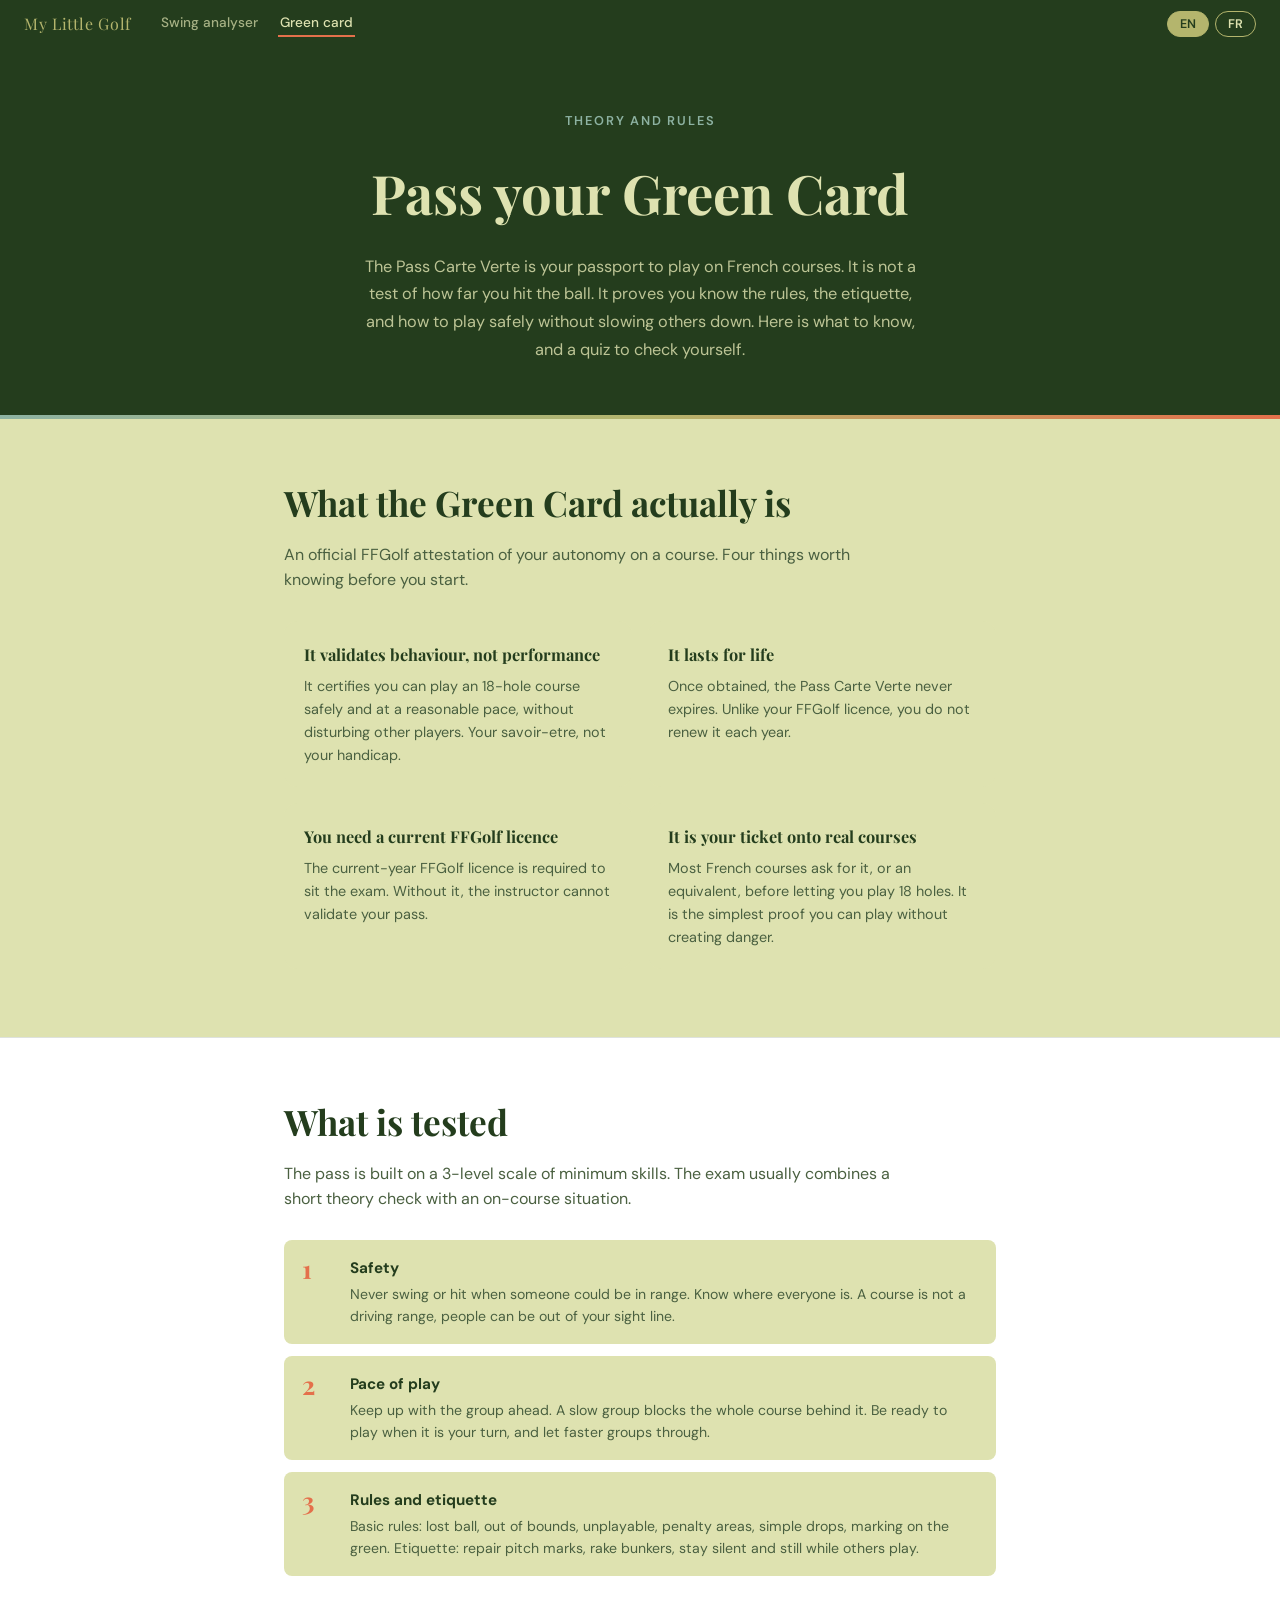
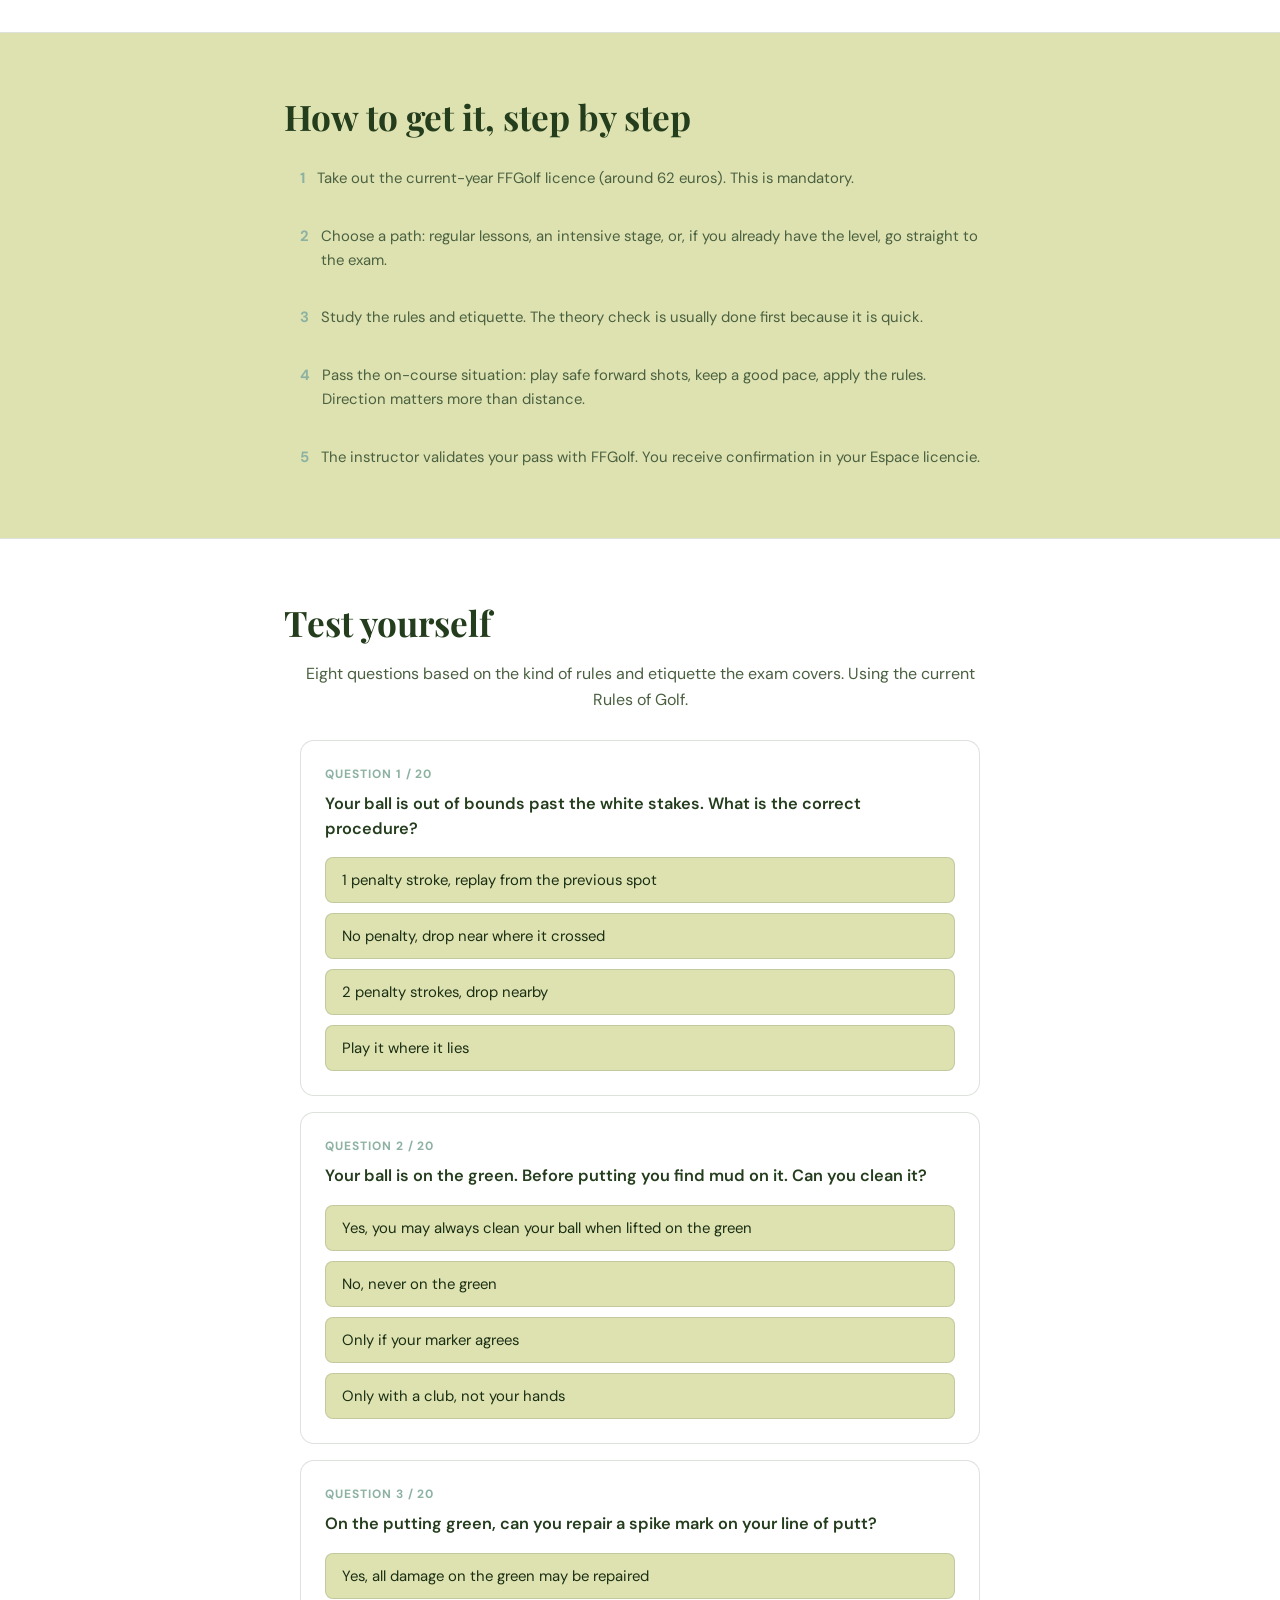
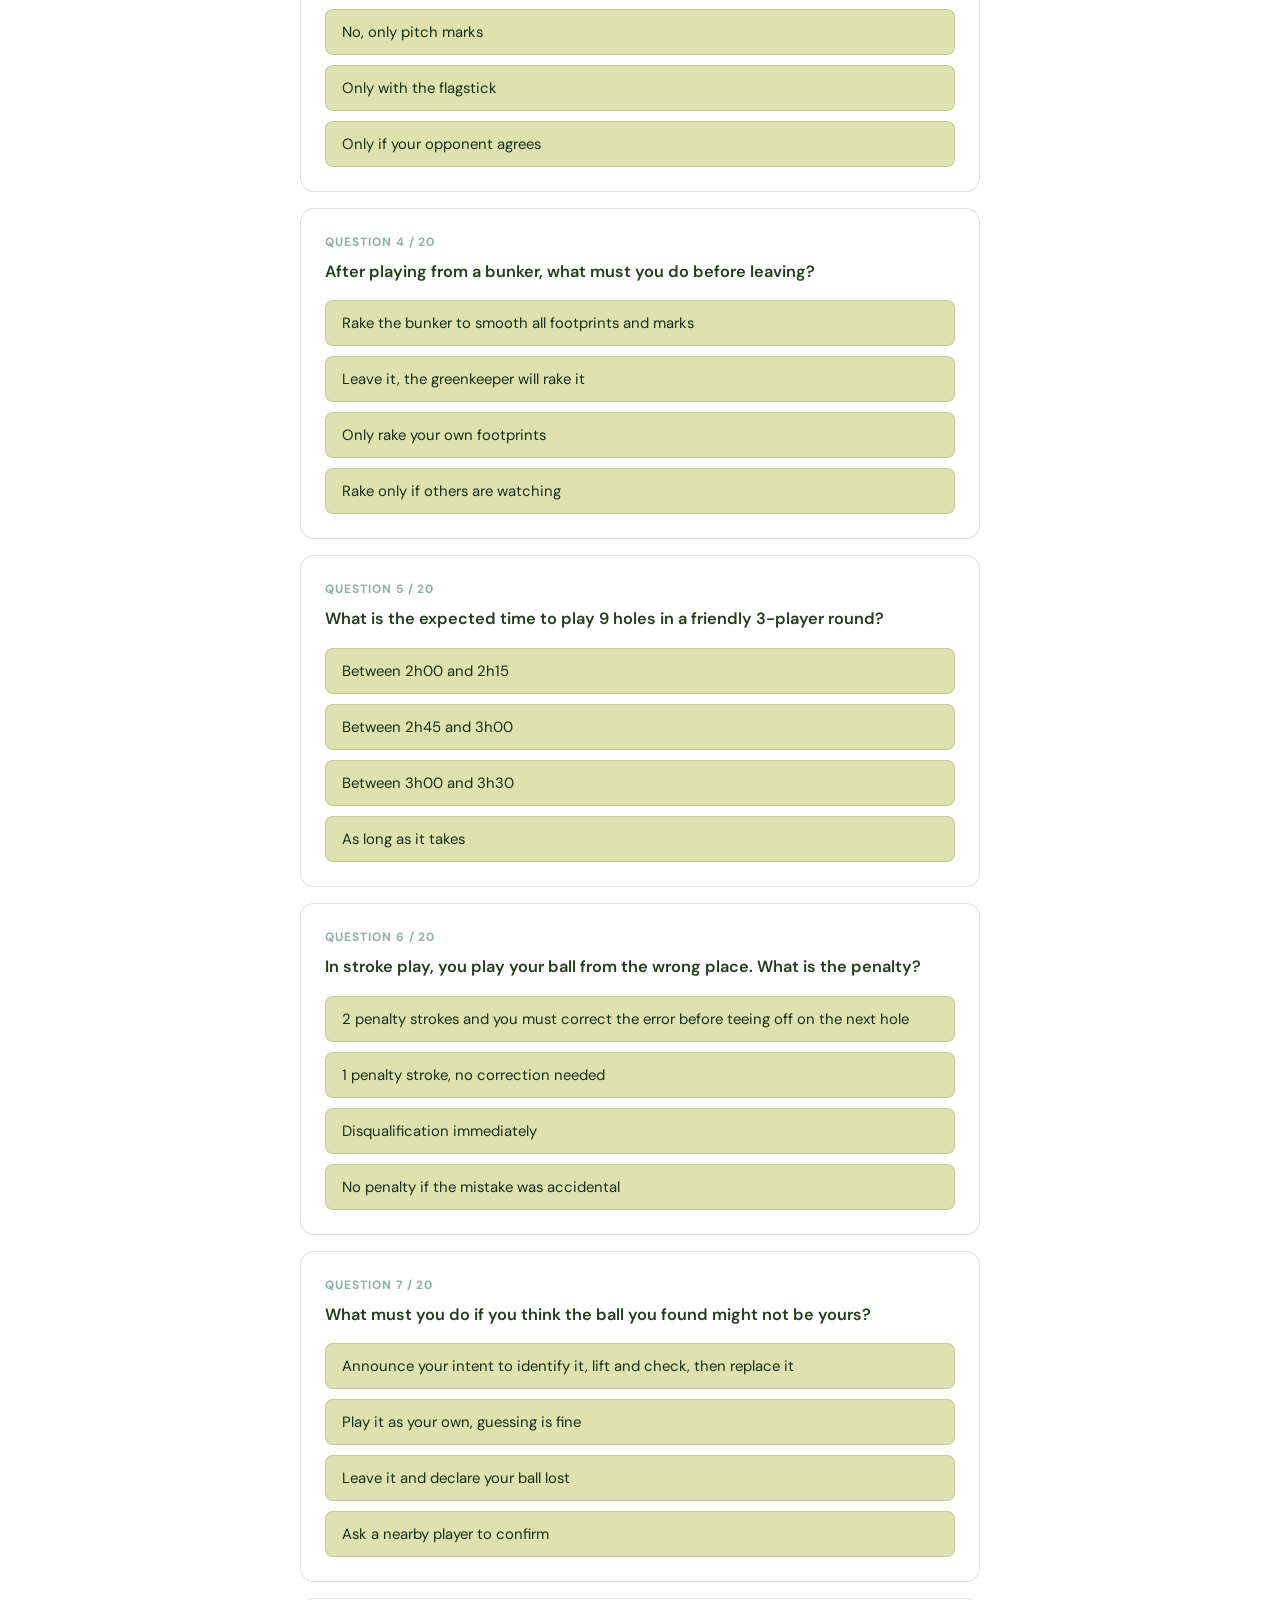
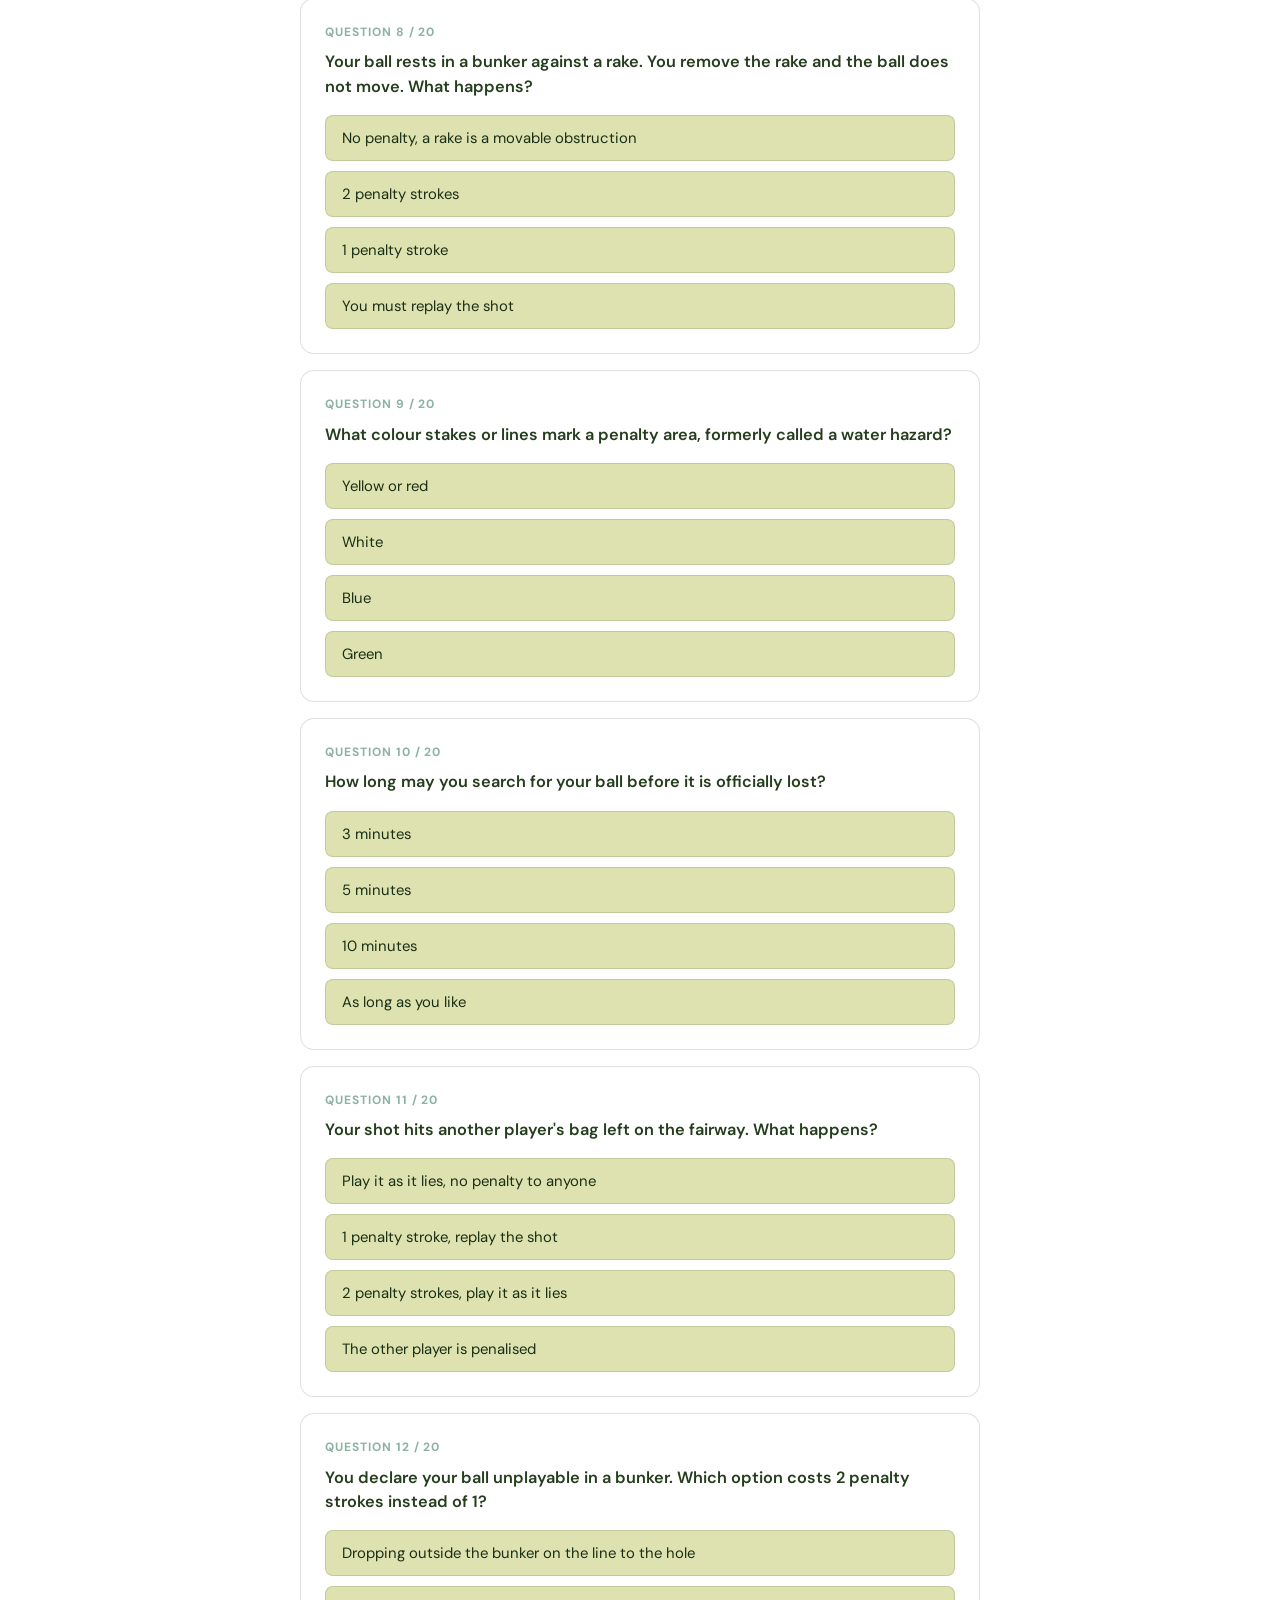
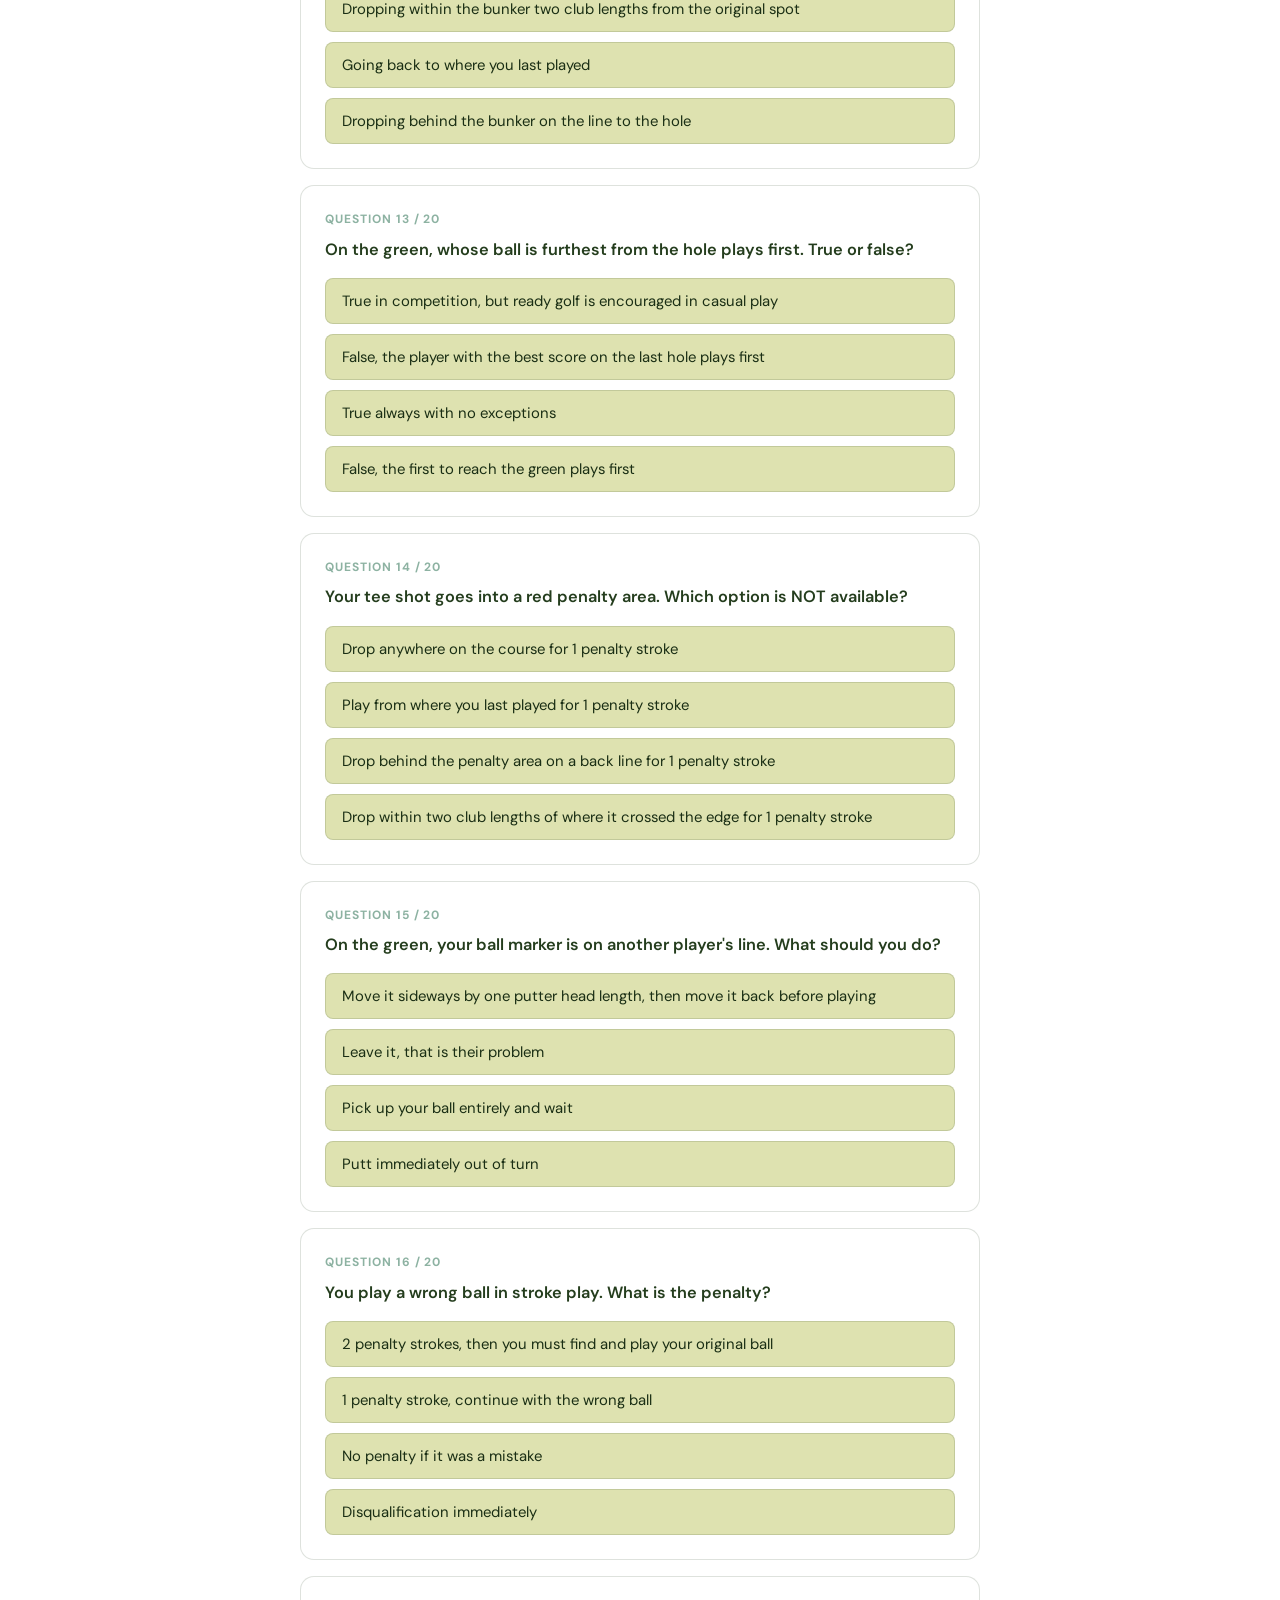
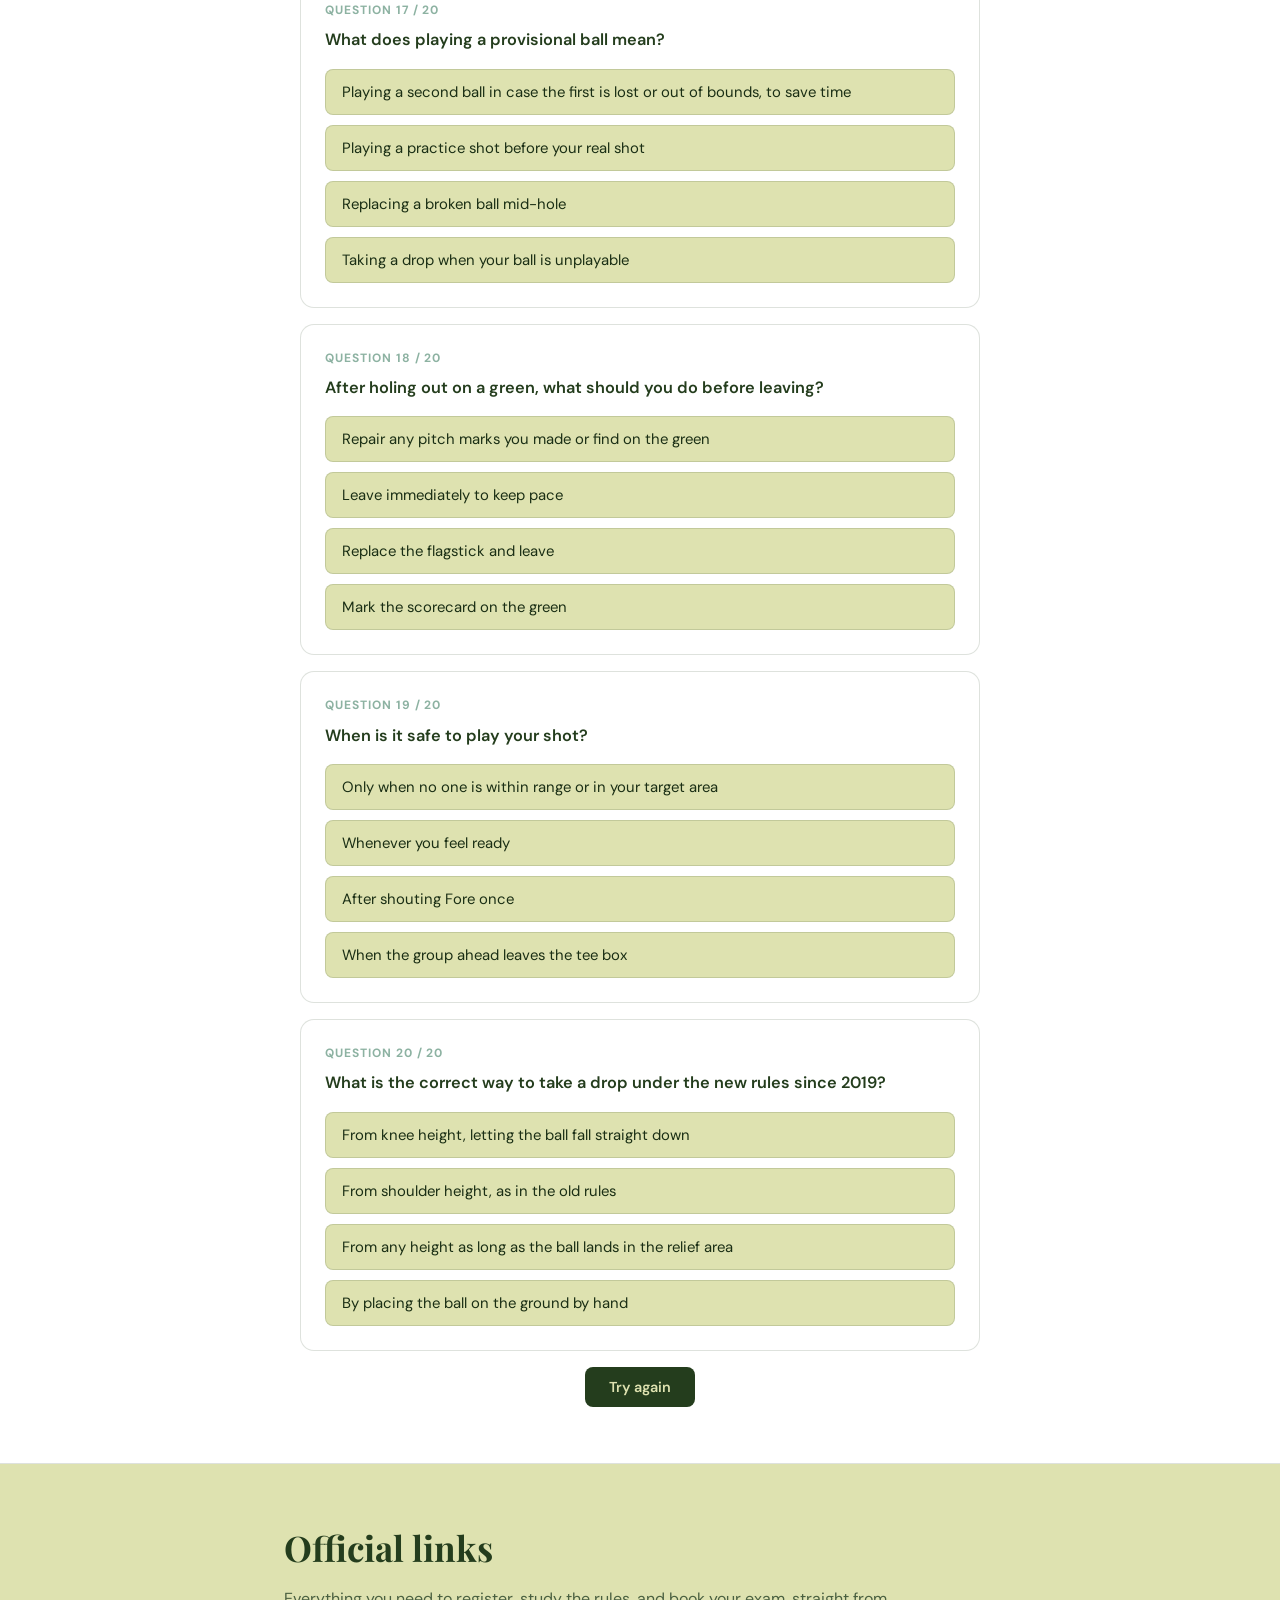
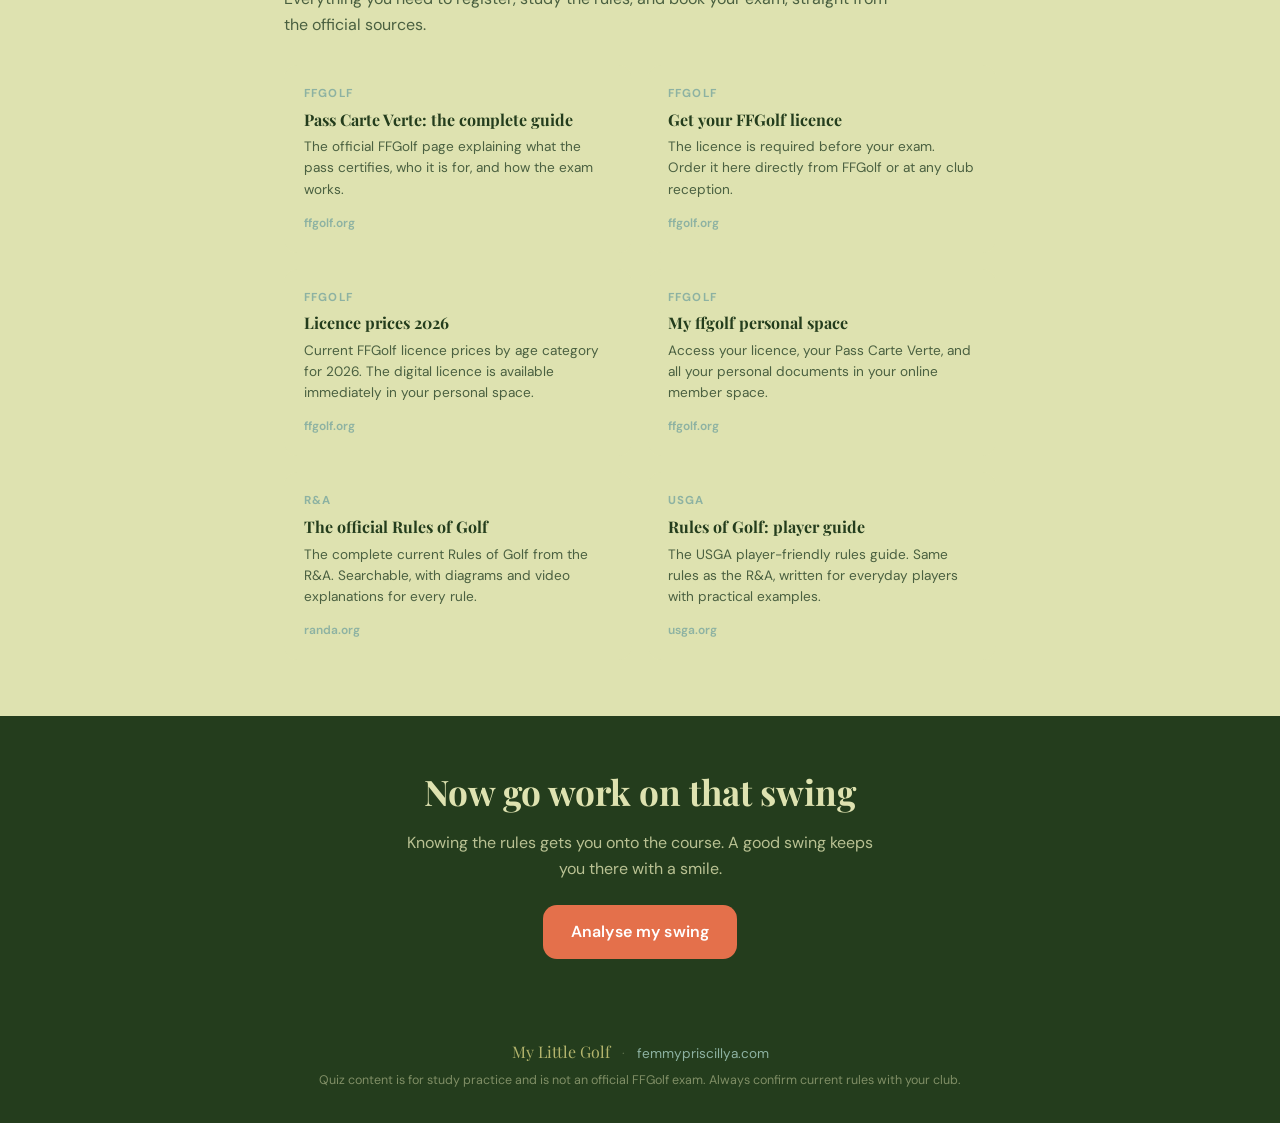
<file: green-card.html>
<!DOCTYPE html>
<html lang="en">
<head>
  <meta charset="UTF-8" />
  <meta name="viewport" content="width=device-width, initial-scale=1.0" />
  <title>My Little Golf: Green Card</title>
  <link rel="preconnect" href="https://fonts.googleapis.com" />
  <link rel="preconnect" href="https://fonts.gstatic.com" crossorigin />
  <link href="https://fonts.googleapis.com/css2?family=Playfair+Display:ital,wght@0,700;1,400&family=DM+Sans:wght@300;400;500;600&display=swap" rel="stylesheet" />
  <link rel="stylesheet" href="assets/style.css" />
</head>
<body>

  <!-- Top bar -->
  <div class="lang-bar">
    <a href="index.html" class="brand-small brand-link">My Little Golf</a>
    <nav class="top-nav">
      <a href="index.html" class="nav-link" data-en="Swing analyser" data-fr="Analyse du swing">Swing analyser</a>
      <a href="green-card.html" class="nav-link active" data-en="Green card" data-fr="Carte verte">Green card</a>
    </nav>
    <div class="lang-switch">
      <button class="lang-btn active" data-lang="en">EN</button>
      <button class="lang-btn" data-lang="fr">FR</button>
    </div>
  </div>

  <!-- Hero -->
  <header class="gc-hero">
    <p class="eyebrow" data-en="Theory and rules" data-fr="Theorie et regles">Theory and rules</p>
    <h1 data-en="Pass your Green Card" data-fr="Reussir la Carte Verte">Pass your Green Card</h1>
    <p class="gc-intro" data-en="The Pass Carte Verte is your passport to play on French courses. It is not a test of how far you hit the ball. It proves you know the rules, the etiquette, and how to play safely without slowing others down. Here is what to know, and a quiz to check yourself." data-fr="Le Pass Carte Verte est votre passeport pour jouer sur les parcours francais. Ce n'est pas un test de distance. Il prouve que vous connaissez les regles, l'etiquette, et que vous savez jouer en securite sans ralentir les autres. Voici l'essentiel, et un quiz pour vous tester.">The Pass Carte Verte is your passport to play on French courses. It is not a test of how far you hit the ball. It proves you know the rules, the etiquette, and how to play safely without slowing others down. Here is what to know, and a quiz to check yourself.</p>
  </header>

  <!-- What it is -->
  <section class="gc-section">
    <div class="section-inner">
      <h2 data-en="What the Green Card actually is" data-fr="Ce qu'est vraiment la Carte Verte">What the Green Card actually is</h2>
      <p class="gc-lead" data-en="An official FFGolf attestation of your autonomy on a course. Four things worth knowing before you start." data-fr="Une attestation officielle FFGolf de votre autonomie sur un parcours. Quatre choses a savoir avant de commencer.">An official FFGolf attestation of your autonomy on a course. Four things worth knowing before you start.</p>

      <div class="fact-grid">
        <div class="fact-card">
          <h3 data-en="It validates behaviour, not performance" data-fr="Elle valide le comportement, pas la performance">It validates behaviour, not performance</h3>
          <p data-en="It certifies you can play an 18-hole course safely and at a reasonable pace, without disturbing other players. Your savoir-etre, not your handicap." data-fr="Elle certifie que vous pouvez jouer un parcours 18 trous en securite et a un rythme correct, sans deranger les autres. Votre savoir-etre, pas votre handicap.">It certifies you can play an 18-hole course safely and at a reasonable pace, without disturbing other players. Your savoir-etre, not your handicap.</p>
        </div>
        <div class="fact-card">
          <h3 data-en="It lasts for life" data-fr="Elle est valable a vie">It lasts for life</h3>
          <p data-en="Once obtained, the Pass Carte Verte never expires. Unlike your FFGolf licence, you do not renew it each year." data-fr="Une fois obtenue, le Pass Carte Verte n'expire jamais. Contrairement a votre licence FFGolf, vous ne la renouvelez pas chaque annee.">Once obtained, the Pass Carte Verte never expires. Unlike your FFGolf licence, you do not renew it each year.</p>
        </div>
        <div class="fact-card">
          <h3 data-en="You need a current FFGolf licence" data-fr="Il faut une licence FFGolf en cours">You need a current FFGolf licence</h3>
          <p data-en="The current-year FFGolf licence is required to sit the exam. Without it, the instructor cannot validate your pass." data-fr="La licence FFGolf de l'annee en cours est obligatoire pour passer l'examen. Sans elle, l'enseignant ne peut pas valider votre pass.">The current-year FFGolf licence is required to sit the exam. Without it, the instructor cannot validate your pass.</p>
        </div>
        <div class="fact-card">
          <h3 data-en="It is your ticket onto real courses" data-fr="C'est votre ticket d'entree sur les parcours">It is your ticket onto real courses</h3>
          <p data-en="Most French courses ask for it, or an equivalent, before letting you play 18 holes. It is the simplest proof you can play without creating danger." data-fr="La plupart des parcours francais la demandent, ou un equivalent, avant de vous laisser jouer 18 trous. C'est la preuve la plus simple que vous pouvez jouer sans danger.">Most French courses ask for it, or an equivalent, before letting you play 18 holes. It is the simplest proof you can play without creating danger.</p>
        </div>
      </div>
    </div>
  </section>

  <!-- The 3 levels / what is tested -->
  <section class="gc-section alt">
    <div class="section-inner">
      <h2 data-en="What is tested" data-fr="Ce qui est evalue">What is tested</h2>
      <p class="gc-lead" data-en="The pass is built on a 3-level scale of minimum skills. The exam usually combines a short theory check with an on-course situation." data-fr="Le pass repose sur une echelle a 3 niveaux de competences minimales. L'examen combine en general un court controle theorique et une mise en situation sur le parcours.">The pass is built on a 3-level scale of minimum skills. The exam usually combines a short theory check with an on-course situation.</p>

      <div class="levels">
        <div class="level-row">
          <span class="level-num">1</span>
          <div class="level-body">
            <h4 data-en="Safety" data-fr="Securite">Safety</h4>
            <p data-en="Never swing or hit when someone could be in range. Know where everyone is. A course is not a driving range, people can be out of your sight line." data-fr="Ne jamais swinguer ou frapper si quelqu'un peut etre a portee. Savoir ou se trouve chacun. Un parcours n'est pas un practice, des gens peuvent etre hors de votre champ de vision.">Never swing or hit when someone could be in range. Know where everyone is. A course is not a driving range, people can be out of your sight line.</p>
          </div>
        </div>
        <div class="level-row">
          <span class="level-num">2</span>
          <div class="level-body">
            <h4 data-en="Pace of play" data-fr="Rythme de jeu">Pace of play</h4>
            <p data-en="Keep up with the group ahead. A slow group blocks the whole course behind it. Be ready to play when it is your turn, and let faster groups through." data-fr="Rester au rythme du groupe devant. Un groupe lent bloque tout le parcours derriere. Etre prete a jouer a votre tour, et laisser passer les groupes plus rapides.">Keep up with the group ahead. A slow group blocks the whole course behind it. Be ready to play when it is your turn, and let faster groups through.</p>
          </div>
        </div>
        <div class="level-row">
          <span class="level-num">3</span>
          <div class="level-body">
            <h4 data-en="Rules and etiquette" data-fr="Regles et etiquette">Rules and etiquette</h4>
            <p data-en="Basic rules: lost ball, out of bounds, unplayable, penalty areas, simple drops, marking on the green. Etiquette: repair pitch marks, rake bunkers, stay silent and still while others play." data-fr="Regles de base : balle perdue, hors-limite, injouable, zones a penalite, drops simples, marquage sur le green. Etiquette : reparer les pitchs, ratisser les bunkers, rester silencieuse et immobile pendant que les autres jouent.">Basic rules: lost ball, out of bounds, unplayable, penalty areas, simple drops, marking on the green. Etiquette: repair pitch marks, rake bunkers, stay silent and still while others play.</p>
          </div>
        </div>
      </div>
    </div>
  </section>

  <!-- How to register -->
  <section class="gc-section">
    <div class="section-inner">
      <h2 data-en="How to get it, step by step" data-fr="Comment l'obtenir, etape par etape">How to get it, step by step</h2>
      <ul class="gc-checklist">
        <li><span class="check-tick">1</span><span data-en="Take out the current-year FFGolf licence (around 62 euros). This is mandatory." data-fr="Souscrire la licence FFGolf de l'annee en cours (environ 62 euros). C'est obligatoire.">Take out the current-year FFGolf licence (around 62 euros). This is mandatory.</span></li>
        <li><span class="check-tick">2</span><span data-en="Choose a path: regular lessons, an intensive stage, or, if you already have the level, go straight to the exam." data-fr="Choisir une voie : cours reguliers, un stage intensif, ou, si vous avez deja le niveau, passer directement l'examen.">Choose a path: regular lessons, an intensive stage, or, if you already have the level, go straight to the exam.</span></li>
        <li><span class="check-tick">3</span><span data-en="Study the rules and etiquette. The theory check is usually done first because it is quick." data-fr="Reviser les regles et l'etiquette. Le controle theorique est souvent fait en premier car il est rapide.">Study the rules and etiquette. The theory check is usually done first because it is quick.</span></li>
        <li><span class="check-tick">4</span><span data-en="Pass the on-course situation: play safe forward shots, keep a good pace, apply the rules. Direction matters more than distance." data-fr="Reussir la mise en situation sur le parcours : jouer des coups surs vers l'avant, garder un bon rythme, appliquer les regles. La direction compte plus que la distance.">Pass the on-course situation: play safe forward shots, keep a good pace, apply the rules. Direction matters more than distance.</span></li>
        <li><span class="check-tick">5</span><span data-en="The instructor validates your pass with FFGolf. You receive confirmation in your Espace licencie." data-fr="L'enseignant valide votre pass aupres de la FFGolf. Vous recevez la confirmation dans votre Espace licencie.">The instructor validates your pass with FFGolf. You receive confirmation in your Espace licencie.</span></li>
      </ul>
    </div>
  </section>

  <!-- Quiz -->
  <section class="gc-section alt">
    <div class="section-inner">
      <h2 data-en="Test yourself" data-fr="Testez-vous">Test yourself</h2>
      <p class="quiz-intro" data-en="Eight questions based on the kind of rules and etiquette the exam covers. Using the current Rules of Golf." data-fr="Huit questions basees sur le type de regles et d'etiquette de l'examen. Selon les Regles de Golf actuelles.">Eight questions based on the kind of rules and etiquette the exam covers. Using the current Rules of Golf.</p>

      <div class="quiz-wrap" id="quizWrap"></div>

      <div class="quiz-score" id="quizScore" hidden></div>
      <button class="quiz-reset" id="quizReset" hidden data-en="Try again" data-fr="Recommencer">Try again</button>
    </div>
  </section>

  <!-- Official links -->
  <section class="gc-section">
    <div class="section-inner">
      <h2 data-en="Official links" data-fr="Liens officiels">Official links</h2>
      <p class="gc-lead" data-en="Everything you need to register, study the rules, and book your exam, straight from the official sources." data-fr="Tout ce dont vous avez besoin pour vous inscrire, etudier les regles et reserver votre examen, directement depuis les sources officielles.">Everything you need to register, study the rules, and book your exam, straight from the official sources.</p>

      <div class="links-grid">

        <a href="https://www.ffgolf.org/debuter/toute-l-actualite/la-carte-verte-le-sesame-du-golfeur-debutant" target="_blank" rel="noopener" class="link-card">
          <div class="link-card-label" data-en="FFGolf" data-fr="FFGolf">FFGolf</div>
          <div class="link-card-title" data-en="Pass Carte Verte: the complete guide" data-fr="Pass Carte Verte : le guide complet">Pass Carte Verte: the complete guide</div>
          <div class="link-card-desc" data-en="The official FFGolf page explaining what the pass certifies, who it is for, and how the exam works." data-fr="La page officielle FFGolf qui explique ce que le pass certifie, a qui il s'adresse et comment se deroule l'examen.">The official FFGolf page explaining what the pass certifies, who it is for, and how the exam works.</div>
          <span class="link-card-arrow">ffgolf.org</span>
        </a>

        <a href="https://www.ffgolf.org/prendre-sa-licence/commande" target="_blank" rel="noopener" class="link-card">
          <div class="link-card-label" data-en="FFGolf" data-fr="FFGolf">FFGolf</div>
          <div class="link-card-title" data-en="Get your FFGolf licence" data-fr="Prendre sa licence FFGolf">Get your FFGolf licence</div>
          <div class="link-card-desc" data-en="The licence is required before your exam. Order it here directly from FFGolf or at any club reception." data-fr="La licence est obligatoire avant votre examen. Commandez-la ici directement sur FFGolf ou a l'accueil de n'importe quel club.">The licence is required before your exam. Order it here directly from FFGolf or at any club reception.</div>
          <span class="link-card-arrow">ffgolf.org</span>
        </a>

        <a href="https://www.ffgolf.org/prendre-sa-licence/tarifs" target="_blank" rel="noopener" class="link-card">
          <div class="link-card-label" data-en="FFGolf" data-fr="FFGolf">FFGolf</div>
          <div class="link-card-title" data-en="Licence prices 2026" data-fr="Tarifs licence 2026">Licence prices 2026</div>
          <div class="link-card-desc" data-en="Current FFGolf licence prices by age category for 2026. The digital licence is available immediately in your personal space." data-fr="Tarifs actuels de la licence FFGolf par categorie d'age pour 2026. La licence dematerialisee est disponible immediatement dans votre espace personnel.">Current FFGolf licence prices by age category for 2026. The digital licence is available immediately in your personal space.</div>
          <span class="link-card-arrow">ffgolf.org</span>
        </a>

        <a href="https://www.ffgolf.org/prendre-sa-licence/attestation" target="_blank" rel="noopener" class="link-card">
          <div class="link-card-label" data-en="FFGolf" data-fr="FFGolf">FFGolf</div>
          <div class="link-card-title" data-en="My ffgolf personal space" data-fr="Mon espace My ffgolf">My ffgolf personal space</div>
          <div class="link-card-desc" data-en="Access your licence, your Pass Carte Verte, and all your personal documents in your online member space." data-fr="Acces a votre licence, votre Pass Carte Verte et tous vos documents personnels dans votre espace licencie en ligne.">Access your licence, your Pass Carte Verte, and all your personal documents in your online member space.</div>
          <span class="link-card-arrow">ffgolf.org</span>
        </a>

        <a href="https://www.randa.org/en/rog/the-rules-of-golf" target="_blank" rel="noopener" class="link-card">
          <div class="link-card-label" data-en="R&amp;A" data-fr="R&amp;A">R&amp;A</div>
          <div class="link-card-title" data-en="The official Rules of Golf" data-fr="Les Regles de Golf officielles">The official Rules of Golf</div>
          <div class="link-card-desc" data-en="The complete current Rules of Golf from the R&amp;A. Searchable, with diagrams and video explanations for every rule." data-fr="Les Regles de Golf actuelles completes de la R&amp;A. Avec moteur de recherche, schemas et explications video pour chaque regle.">The complete current Rules of Golf from the R&amp;A. Searchable, with diagrams and video explanations for every rule.</div>
          <span class="link-card-arrow">randa.org</span>
        </a>

        <a href="https://www.usga.org/content/usga/home-page/rules/rules-and-decisions.html" target="_blank" rel="noopener" class="link-card">
          <div class="link-card-label" data-en="USGA" data-fr="USGA">USGA</div>
          <div class="link-card-title" data-en="Rules of Golf: player guide" data-fr="Regles de Golf : guide du joueur">Rules of Golf: player guide</div>
          <div class="link-card-desc" data-en="The USGA player-friendly rules guide. Same rules as the R&amp;A, written for everyday players with practical examples." data-fr="Le guide des regles pour les joueurs de la USGA. Les memes regles que la R&amp;A, ecrites pour les joueurs du quotidien avec des exemples pratiques.">The USGA player-friendly rules guide. Same rules as the R&amp;A, written for everyday players with practical examples.</div>
          <span class="link-card-arrow">usga.org</span>
        </a>

      </div>
    </div>
  </section>

  <!-- CTA back to analyser -->
  <section class="gc-cta">
    <h2 data-en="Now go work on that swing" data-fr="Maintenant, au travail sur ce swing">Now go work on that swing</h2>
    <p data-en="Knowing the rules gets you onto the course. A good swing keeps you there with a smile." data-fr="Connaitre les regles vous met sur le parcours. Un bon swing vous y garde avec le sourire.">Knowing the rules gets you onto the course. A good swing keeps you there with a smile.</p>
    <a href="index.html" class="cta-btn" data-en="Analyse my swing" data-fr="Analyser mon swing">Analyse my swing</a>
  </section>

  <!-- Footer -->
  <footer class="site-footer">
    <p>
      <span class="footer-brand">My Little Golf</span>
      <span class="footer-sep">·</span>
      <a href="https://femmypriscillya.com" class="footer-link" target="_blank" rel="noopener">femmypriscillya.com</a>
    </p>
    <p class="footer-cc" data-en="Quiz content is for study practice and is not an official FFGolf exam. Always confirm current rules with your club." data-fr="Le contenu du quiz est un entrainement et n'est pas un examen officiel FFGolf. Confirmez toujours les regles actuelles avec votre club.">Quiz content is for study practice and is not an official FFGolf exam. Always confirm current rules with your club.</p>
  </footer>

  <script src="assets/green-card.js"></script>
</body>
</html>
</file>
<file: assets/style.css>
/* ============================================================
   MY LITTLE GOLF: Stylesheet
   Palette: Forest #243D1D · Olive #B4B56D · Cream #DEE2B0
            Sage #8DB2A2 · Coral #E4704B
   ============================================================ */

:root {
  --forest: #243d1d;
  --olive: #b4b56d;
  --cream: #dee2b0;
  --sage: #8db2a2;
  --coral: #e4704b;

  --good: #8db2a2;
  --warn: #b4b56d;
  --bad: #e4704b;

  --text: #1a2e14;
  --muted: #4a6040;
  --border: rgba(36, 61, 29, 0.15);

  --font-display: "Playfair Display", Georgia, serif;
  --font-body: "DM Sans", system-ui, sans-serif;

  --radius: 14px;
  --radius-sm: 8px;
}

*,
*::before,
*::after {
  box-sizing: border-box;
  margin: 0;
  padding: 0;
}

html {
  scroll-behavior: smooth;
}

body {
  font-family: var(--font-body);
  background: var(--cream);
  color: var(--text);
  line-height: 1.6;
  font-size: 16px;
}

/* ---- Language bar ---- */
.lang-bar {
  position: sticky;
  top: 0;
  z-index: 100;
  display: flex;
  align-items: center;
  justify-content: space-between;
  padding: 10px 24px;
  background: var(--forest);
  color: var(--cream);
}

.brand-small {
  font-family: var(--font-display);
  font-size: 1rem;
  letter-spacing: 0.04em;
  color: var(--olive);
}

.brand-link {
  text-decoration: none;
  cursor: pointer;
  transition: opacity 0.15s;
}

.brand-link:hover {
  opacity: 0.75;
}

.top-nav {
  display: flex;
  gap: 18px;
  margin: 0 auto 0 28px;
}

.nav-link {
  font: 500 0.85rem var(--font-body);
  color: rgba(222, 226, 176, 0.7);
  text-decoration: none;
  padding: 4px 2px;
  border-bottom: 2px solid transparent;
  transition:
    color 0.15s,
    border-color 0.15s;
}

.nav-link:hover {
  color: var(--cream);
}

.nav-link.active {
  color: var(--cream);
  border-bottom-color: var(--coral);
}

.lang-switch {
  display: flex;
  gap: 6px;
}

.lang-btn {
  font: 600 0.78rem var(--font-body);
  padding: 4px 12px;
  border: 1.5px solid var(--olive);
  border-radius: 20px;
  background: transparent;
  color: var(--cream);
  cursor: pointer;
  transition:
    background 0.15s,
    color 0.15s;
}

.lang-btn.active,
.lang-btn:hover {
  background: var(--olive);
  color: var(--forest);
}

/* ---- Hero ---- */
.hero {
  min-height: 88vh;
  background: var(--forest);
  display: grid;
  grid-template-columns: 1fr 400px;
  align-items: center;
  gap: 40px;
  padding: 72px 48px;
  overflow: hidden;
  position: relative;
}

.hero::after {
  content: "";
  position: absolute;
  bottom: 0;
  left: 0;
  right: 0;
  height: 4px;
  background: linear-gradient(90deg, var(--coral), var(--olive), var(--sage));
}

.hero-inner {
  max-width: 560px;
}

.eyebrow {
  font-size: 0.8rem;
  font-weight: 600;
  letter-spacing: 0.14em;
  text-transform: uppercase;
  color: var(--sage);
  margin-bottom: 18px;
}

.hero-title {
  font-family: var(--font-display);
  font-size: clamp(2.8rem, 6vw, 5rem);
  line-height: 1.05;
  color: var(--cream);
  margin-bottom: 24px;
}

.hero-title .line1 {
  display: block;
}
.hero-title .line2 {
  display: block;
  color: var(--olive);
}
.hero-title .italic {
  font-style: italic;
  font-weight: 400;
}

.hero-body {
  font-size: 1.05rem;
  color: rgba(222, 226, 176, 0.8);
  line-height: 1.75;
  margin-bottom: 36px;
  max-width: 480px;
}

.cta-btn {
  display: inline-block;
  background: var(--coral);
  color: #fff;
  font-weight: 600;
  font-size: 1rem;
  padding: 14px 28px;
  border-radius: var(--radius);
  text-decoration: none;
  transition:
    opacity 0.15s,
    transform 0.15s;
  letter-spacing: 0.01em;
}

.cta-btn:hover {
  opacity: 0.9;
  transform: translateY(-2px);
}

.hero-deco {
  width: 400px;
  flex-shrink: 0;
  align-self: center;
}

.hero-fox {
  width: 100%;
  height: auto;
  display: block;
  border-radius: var(--radius);
  box-shadow: 0 12px 40px rgba(0, 0, 0, 0.3);
  border: 6px solid var(--cream);
  transform: rotate(2deg);
}

/* ---- Sections ---- */
.section-inner {
  max-width: 760px;
  margin: 0 auto;
  padding: 0 24px;
}

.section-inner.wide {
  max-width: 1040px;
}

.guide,
.upload-section,
.analysis-section {
  padding: 72px 0;
}

.guide {
  background: #fff;
  border-bottom: 1px solid var(--border);
}

h2 {
  font-family: var(--font-display);
  font-size: clamp(1.6rem, 3vw, 2.2rem);
  font-weight: 700;
  color: var(--forest);
  margin-bottom: 10px;
}

.section-sub {
  color: var(--muted);
  font-size: 1rem;
  margin-bottom: 36px;
  max-width: 560px;
}

/* Angles grid */
.angles-grid {
  display: grid;
  grid-template-columns: 1fr 1fr;
  gap: 20px;
  margin-bottom: 32px;
}

.angle-card {
  background: var(--cream);
  border: 1px solid var(--border);
  border-radius: var(--radius);
  padding: 24px 20px;
}

.angle-icon {
  width: 64px;
  height: 64px;
  margin-bottom: 14px;
}

.angle-icon svg {
  width: 100%;
  height: 100%;
}

.angle-card h3 {
  font-family: var(--font-display);
  font-size: 1.05rem;
  font-weight: 700;
  color: var(--forest);
  margin-bottom: 8px;
}

.angle-card p {
  font-size: 0.9rem;
  color: var(--muted);
  line-height: 1.6;
}

/* Rules list */
.rules-list {
  list-style: none;
  display: flex;
  flex-direction: column;
  gap: 10px;
}

.rules-list li {
  display: flex;
  align-items: flex-start;
  gap: 14px;
  font-size: 0.93rem;
  background: var(--cream);
  border-radius: var(--radius-sm);
  padding: 12px 16px;
  color: var(--muted);
}

.rule-marker {
  font-family: var(--font-display);
  font-size: 0.9rem;
  font-weight: 700;
  color: var(--olive);
  flex-shrink: 0;
  min-width: 24px;
  margin-top: 1px;
}

/* ---- Upload ---- */
.upload-section {
  background: var(--cream);
}

.upload-tabs {
  display: flex;
  gap: 8px;
  margin-bottom: 20px;
}

.tab-btn {
  font: 600 0.9rem var(--font-body);
  padding: 9px 20px;
  border: 1.5px solid var(--border);
  border-radius: 30px;
  background: transparent;
  color: var(--muted);
  cursor: pointer;
  transition: all 0.15s;
}

.tab-btn.active {
  background: var(--forest);
  color: var(--cream);
  border-color: var(--forest);
}

.upload-panel {
  display: none;
}
.upload-panel.active {
  display: block;
}

.dropzone {
  border: 2px dashed var(--sage);
  border-radius: var(--radius);
  background: #fff;
  padding: 48px 24px;
  text-align: center;
  cursor: pointer;
  transition:
    border-color 0.15s,
    background 0.15s;
}

.dropzone.dragover {
  border-color: var(--coral);
  background: rgba(228, 112, 75, 0.05);
}

.drop-icon-svg {
  width: 52px;
  height: 52px;
  margin: 0 auto 14px;
}

.drop-icon-svg svg {
  width: 100%;
  height: 100%;
}

.drop-label {
  font-weight: 600;
  font-size: 1rem;
  color: var(--forest);
  margin-bottom: 6px;
}

.drop-sub {
  font-size: 0.85rem;
  color: var(--muted);
  margin-bottom: 14px;
}

.file-btn {
  display: inline-block;
  background: var(--forest);
  color: var(--cream);
  font-weight: 600;
  font-size: 0.9rem;
  padding: 10px 20px;
  border-radius: var(--radius-sm);
  cursor: pointer;
  transition: opacity 0.15s;
}

.file-btn:hover {
  opacity: 0.85;
}
.file-btn input {
  display: none;
}

.model-row {
  display: flex;
  align-items: center;
  gap: 12px;
  flex-wrap: wrap;
  margin-top: 20px;
}

.model-label,
.fps-label {
  font-size: 0.85rem;
  font-weight: 600;
  color: var(--muted);
}

select,
input[type="number"] {
  font: inherit;
  padding: 7px 10px;
  border: 1px solid var(--border);
  border-radius: var(--radius-sm);
  background: #fff;
  color: var(--text);
  font-size: 0.9rem;
}

input[type="number"] {
  width: 80px;
}

.status-msg {
  margin-top: 16px;
  font-size: 0.88rem;
  color: var(--muted);
  min-height: 1.4em;
}

.field-help {
  margin-top: 12px;
  font-size: 0.82rem;
  line-height: 1.55;
  color: var(--muted);
  max-width: 580px;
}

/* ---- Analysis ---- */
.analysis-section {
  background: #fff;
  border-top: 1px solid var(--border);
}

.analysis-section .section-inner {
  display: grid;
  grid-template-columns: 1fr 380px;
  gap: 32px;
  align-items: start;
}

.player-wrap {
  position: sticky;
  top: 60px;
}

.viewport {
  position: relative;
  background: var(--forest);
  border-radius: var(--radius);
  overflow: hidden;
  line-height: 0;
}

#video {
  width: 100%;
  display: block;
}

#overlay {
  position: absolute;
  inset: 0;
  width: 100%;
  height: 100%;
  display: block;
  pointer-events: none;
}

#overlay.selecting {
  pointer-events: auto;
  cursor: crosshair;
  touch-action: none;
}

.phase-badge {
  position: absolute;
  top: 12px;
  left: 12px;
  background: rgba(36, 61, 29, 0.82);
  color: var(--olive);
  font: 600 0.78rem var(--font-body);
  letter-spacing: 0.08em;
  text-transform: uppercase;
  padding: 5px 12px;
  border-radius: 20px;
  pointer-events: none;
  opacity: 0;
  transition: opacity 0.2s;
}

.phase-badge.visible {
  opacity: 1;
}

/* Loading overlay */
.loading-overlay {
  display: none;
  position: absolute;
  inset: 0;
  background: rgba(36, 61, 29, 0.82);
  flex-direction: column;
  align-items: center;
  justify-content: center;
  gap: 18px;
  z-index: 10;
  border-radius: var(--radius);
}

.loading-overlay.active {
  display: flex;
}

.loading-spinner {
  width: 44px;
  height: 44px;
  border: 3px solid rgba(222, 226, 176, 0.2);
  border-top-color: var(--olive);
  border-radius: 50%;
  animation: spin 0.8s linear infinite;
}

@keyframes spin {
  to {
    transform: rotate(360deg);
  }
}

.loading-msg {
  font: 500 0.88rem var(--font-body);
  color: var(--cream);
  opacity: 0.85;
  letter-spacing: 0.02em;
  text-align: center;
  padding: 0 24px;
}

/* Player selection row */
.select-row {
  display: flex;
  align-items: center;
  gap: 12px;
  flex-wrap: wrap;
  margin-top: 10px;
}

.select-btn {
  background: var(--sage);
  color: var(--forest);
}

.clear-btn {
  background: transparent;
  border: 1.5px solid var(--border);
  color: var(--muted);
}

.select-hint {
  font-size: 0.8rem;
  color: var(--muted);
  opacity: 0.85;
}

/* Player controls */
.player-controls {
  display: flex;
  align-items: center;
  gap: 8px;
  margin-top: 10px;
  flex-wrap: wrap;
}

.ctrl-btn {
  font: 600 0.82rem var(--font-body);
  border: none;
  background: var(--cream);
  color: var(--forest);
  padding: 8px 14px;
  border-radius: var(--radius-sm);
  cursor: pointer;
  transition: background 0.15s;
  white-space: nowrap;
}

.ctrl-btn:hover {
  background: var(--sage);
}

.play-btn {
  background: var(--coral);
  color: #fff;
  min-width: 56px;
}

.play-btn:hover {
  background: #cf5a38;
}

.vol-btn {
  min-width: 44px;
}

/* Progress bar */
.progress-wrap {
  flex: 1;
  cursor: pointer;
  padding: 8px 0;
  min-width: 80px;
}

.progress-bg {
  position: relative;
  height: 6px;
  background: var(--border);
  border-radius: 3px;
  overflow: visible;
}

.progress-fill {
  height: 100%;
  background: var(--coral);
  border-radius: 3px;
  width: 0%;
  pointer-events: none;
  transition: width 0.08s linear;
}

.phase-markers {
  position: absolute;
  inset: 0;
  pointer-events: none;
}

.phase-marker {
  position: absolute;
  top: 50%;
  transform: translate(-50%, -50%);
  width: 10px;
  height: 10px;
  border-radius: 50%;
  border: 2px solid #fff;
  background: var(--olive);
}

.time-display {
  font-size: 0.78rem;
  font-variant-numeric: tabular-nums;
  color: var(--muted);
  white-space: nowrap;
}

.ctrl-select {
  font-size: 0.82rem;
  padding: 6px 8px;
}

/* Volume */
.volume-wrap {
  display: flex;
  align-items: center;
  gap: 6px;
}

.volume-slider {
  -webkit-appearance: none;
  width: 72px;
  height: 4px;
  border-radius: 2px;
  background: var(--border);
  outline: none;
  cursor: pointer;
}

.volume-slider::-webkit-slider-thumb {
  -webkit-appearance: none;
  width: 14px;
  height: 14px;
  border-radius: 50%;
  background: var(--forest);
  cursor: pointer;
}

/* Results panel */
.results-panel {
  display: flex;
  flex-direction: column;
  gap: 20px;
}

.results-header {
  display: flex;
  align-items: center;
  justify-content: space-between;
  gap: 12px;
  flex-wrap: wrap;
}

.analyse-btn {
  background: var(--coral);
  color: #fff;
  font: 600 0.9rem var(--font-body);
  border: none;
  padding: 10px 18px;
  border-radius: var(--radius-sm);
  cursor: pointer;
  transition: opacity 0.15s;
  white-space: nowrap;
}

.analyse-btn:hover {
  opacity: 0.88;
}
.analyse-btn:disabled {
  opacity: 0.5;
  cursor: not-allowed;
}

.quality-row {
  display: flex;
  align-items: center;
  gap: 10px;
  font-size: 0.88rem;
  background: var(--cream);
  border-radius: var(--radius-sm);
  padding: 10px 14px;
}

.q-label {
  color: var(--muted);
}

.q-dot {
  width: 12px;
  height: 12px;
  border-radius: 50%;
  background: #ccc;
  display: inline-block;
  flex-shrink: 0;
}

.q-val {
  font-weight: 700;
  font-variant-numeric: tabular-nums;
}

/* Metrics */
.metrics-grid {
  display: grid;
  grid-template-columns: 1fr 1fr;
  gap: 12px;
}

.metric-card {
  background: var(--cream);
  border-radius: var(--radius-sm);
  padding: 14px 16px;
}

.metric-card .metric-value {
  color: var(--forest);
}
.metric-card.warn .metric-value {
  color: #8a8a3e;
}
.metric-card.bad .metric-value {
  color: var(--coral);
}
.metric-card.good .metric-value {
  color: #4a7a64;
}

.metric-name {
  font-size: 0.78rem;
  font-weight: 600;
  color: var(--muted);
  text-transform: uppercase;
  letter-spacing: 0.06em;
  margin-bottom: 4px;
}

.metric-value {
  font-family: var(--font-display);
  font-size: 1.5rem;
  font-weight: 700;
  color: var(--forest);
  line-height: 1;
  margin-bottom: 4px;
}

.metric-note {
  font-size: 0.78rem;
  color: var(--muted);
}

/* Coaching */
.coaching-wrap {
  background: var(--forest);
  border-radius: var(--radius);
  padding: 20px;
  color: var(--cream);
}

.coaching-header {
  display: flex;
  align-items: center;
  gap: 10px;
  margin-bottom: 14px;
}

.coach-icon-svg {
  width: 28px;
  height: 28px;
  flex-shrink: 0;
}

.coaching-header h3 {
  font-family: var(--font-display);
  font-size: 1rem;
  font-weight: 700;
  color: var(--olive);
}

.coaching-body {
  font-size: 0.9rem;
  line-height: 1.75;
  color: rgba(222, 226, 176, 0.88);
}

.coaching-body strong {
  display: block;
  color: var(--olive);
  font-family: var(--font-display);
  font-size: 0.82rem;
  letter-spacing: 0.06em;
  text-transform: uppercase;
  margin-top: 14px;
  margin-bottom: 4px;
}

/* Joint details */
.joint-details {
  border: 1px solid var(--border);
  border-radius: var(--radius-sm);
  overflow: hidden;
}

.joint-details summary {
  padding: 10px 14px;
  font-size: 0.85rem;
  font-weight: 600;
  cursor: pointer;
  color: var(--muted);
  user-select: none;
  background: var(--cream);
}

.joints-list {
  list-style: none;
  display: grid;
  grid-template-columns: 1fr 1fr;
  gap: 8px;
  padding: 12px 14px;
}

.joints-list li {
  display: flex;
  justify-content: space-between;
  font-size: 0.82rem;
  padding: 6px 10px;
  border-radius: 6px;
  background: var(--cream);
}

.jval {
  font-weight: 700;
  font-variant-numeric: tabular-nums;
}

/* ---- Footer ---- */
.site-footer {
  background: var(--forest);
  color: rgba(222, 226, 176, 0.7);
  text-align: center;
  padding: 32px 24px;
  font-size: 0.85rem;
  display: flex;
  flex-direction: column;
  gap: 6px;
}

.footer-brand {
  font-family: var(--font-display);
  color: var(--olive);
  font-size: 1rem;
}

.footer-sep {
  margin: 0 8px;
  opacity: 0.4;
}

.footer-link {
  color: var(--sage);
  text-decoration: none;
}

.footer-link:hover {
  text-decoration: underline;
}

.footer-cc {
  font-size: 0.78rem;
  opacity: 0.7;
}
.footer-privacy {
  font-size: 0.78rem;
  opacity: 0.6;
}

/* ---- Responsive ---- */
@media (max-width: 900px) {
  .hero {
    grid-template-columns: 1fr;
    padding: 48px 24px;
    min-height: auto;
    text-align: center;
  }

  .hero-deco {
    width: 200px;
    margin: 0 auto 12px;
    order: -1;
  }

  .hero-inner {
    margin: 0 auto;
  }
  .hero-body {
    margin-left: auto;
    margin-right: auto;
  }

  .analysis-section .section-inner {
    grid-template-columns: 1fr;
  }

  .player-wrap {
    position: static;
  }
  .angles-grid {
    grid-template-columns: 1fr;
  }
}

@media (max-width: 480px) {
  .metrics-grid {
    grid-template-columns: 1fr;
  }
  .joints-list {
    grid-template-columns: 1fr;
  }
  .volume-slider {
    width: 50px;
  }
}

@media (prefers-reduced-motion: reduce) {
  *,
  *::before,
  *::after {
    transition: none !important;
    animation: none !important;
  }
}

/* ============================================================
   GREEN CARD PAGE
   ============================================================ */
.gc-hero {
  background: var(--forest);
  padding: 64px 24px 56px;
  text-align: center;
  position: relative;
}

.gc-hero::after {
  content: "";
  position: absolute;
  bottom: 0;
  left: 0;
  right: 0;
  height: 4px;
  background: linear-gradient(90deg, var(--sage), var(--olive), var(--coral));
}

.gc-hero .eyebrow {
  color: var(--sage);
}

.gc-hero h1 {
  font-family: var(--font-display);
  font-size: clamp(2.2rem, 5vw, 3.4rem);
  color: var(--cream);
  margin-bottom: 16px;
}

.gc-hero .gc-intro {
  max-width: 560px;
  margin: 0 auto;
  color: rgba(222, 226, 176, 0.82);
  font-size: 1.02rem;
  line-height: 1.7;
}

.gc-section {
  padding: 56px 0;
}
.gc-section.alt {
  background: #fff;
  border-top: 1px solid var(--border);
  border-bottom: 1px solid var(--border);
}

.gc-lead {
  color: var(--muted);
  font-size: 1rem;
  margin-bottom: 28px;
  max-width: 620px;
}

/* Fact cards */
.fact-grid {
  display: grid;
  grid-template-columns: 1fr 1fr;
  gap: 16px;
  margin-bottom: 12px;
}

.fact-card {
  background: var(--cream);
  border-radius: var(--radius);
  padding: 20px;
}

.fact-card h3 {
  font-family: var(--font-display);
  font-size: 1.02rem;
  color: var(--forest);
  margin-bottom: 8px;
}

.fact-card p {
  font-size: 0.9rem;
  color: var(--muted);
  line-height: 1.6;
}

/* Levels */
.levels {
  display: flex;
  flex-direction: column;
  gap: 12px;
  margin-top: 8px;
}

.level-row {
  display: flex;
  gap: 16px;
  align-items: flex-start;
  background: var(--cream);
  border-radius: var(--radius-sm);
  padding: 16px 18px;
}

.level-num {
  font-family: var(--font-display);
  font-size: 1.6rem;
  font-weight: 700;
  color: var(--coral);
  line-height: 1;
  flex-shrink: 0;
  min-width: 32px;
}

.level-body h4 {
  font-size: 0.95rem;
  font-weight: 700;
  color: var(--forest);
  margin-bottom: 4px;
}

.level-body p {
  font-size: 0.88rem;
  color: var(--muted);
  line-height: 1.55;
}

/* Checklist */
.gc-checklist {
  list-style: none;
  display: flex;
  flex-direction: column;
  gap: 10px;
}

.gc-checklist li {
  display: flex;
  gap: 12px;
  align-items: flex-start;
  font-size: 0.93rem;
  color: var(--muted);
  background: var(--cream);
  border-radius: var(--radius-sm);
  padding: 12px 16px;
}

.check-tick {
  color: var(--sage);
  font-weight: 700;
  flex-shrink: 0;
}

/* Quiz */
.quiz-wrap {
  max-width: 680px;
  margin: 0 auto;
}

.quiz-intro {
  text-align: center;
  color: var(--muted);
  margin-bottom: 28px;
}

.quiz-card {
  background: #fff;
  border: 1px solid var(--border);
  border-radius: var(--radius);
  padding: 24px;
  margin-bottom: 16px;
}

.quiz-qnum {
  font-size: 0.75rem;
  font-weight: 700;
  text-transform: uppercase;
  letter-spacing: 0.08em;
  color: var(--sage);
  margin-bottom: 8px;
}

.quiz-question {
  font-size: 1.02rem;
  font-weight: 600;
  color: var(--forest);
  margin-bottom: 16px;
  line-height: 1.5;
}

.quiz-options {
  display: flex;
  flex-direction: column;
  gap: 10px;
}

.quiz-option {
  text-align: left;
  font: 400 0.93rem var(--font-body);
  padding: 12px 16px;
  border: 1.5px solid var(--border);
  border-radius: var(--radius-sm);
  background: var(--cream);
  color: var(--text);
  cursor: pointer;
  transition:
    border-color 0.15s,
    background 0.15s;
}

.quiz-option:hover {
  border-color: var(--sage);
}

.quiz-option.correct {
  border-color: var(--sage);
  background: rgba(141, 178, 162, 0.18);
}

.quiz-option.wrong {
  border-color: var(--coral);
  background: rgba(228, 112, 75, 0.12);
}

.quiz-option:disabled {
  cursor: default;
}

.quiz-explain {
  margin-top: 14px;
  font-size: 0.88rem;
  color: var(--muted);
  line-height: 1.6;
  padding: 12px 14px;
  background: var(--cream);
  border-radius: var(--radius-sm);
  display: none;
}

.quiz-explain.show {
  display: block;
}

.quiz-score {
  text-align: center;
  font-family: var(--font-display);
  font-size: 1.3rem;
  color: var(--forest);
  margin: 24px 0;
  padding: 20px;
  background: var(--cream);
  border-radius: var(--radius);
}

.quiz-reset {
  display: block;
  margin: 0 auto;
  background: var(--forest);
  color: var(--cream);
  font: 600 0.9rem var(--font-body);
  border: none;
  padding: 11px 24px;
  border-radius: var(--radius-sm);
  cursor: pointer;
}

.quiz-reset:hover {
  opacity: 0.9;
}

.gc-cta {
  text-align: center;
  background: var(--forest);
  color: var(--cream);
  padding: 48px 24px;
}

.gc-cta h2 {
  color: var(--cream);
}
.gc-cta p {
  color: rgba(222, 226, 176, 0.8);
  max-width: 480px;
  margin: 8px auto 24px;
}

@media (max-width: 700px) {
  .fact-grid {
    grid-template-columns: 1fr;
  }
  .top-nav {
    margin-left: 14px;
    gap: 12px;
  }
  .top-nav .nav-link {
    font-size: 0.78rem;
  }
}

/* ---- Official links grid ---- */
.links-grid {
  display: grid;
  grid-template-columns: 1fr 1fr;
  gap: 16px;
}

.link-card {
  display: flex;
  flex-direction: column;
  gap: 6px;
  background: var(--cream);
  border-radius: var(--radius);
  padding: 20px;
  text-decoration: none;
  color: inherit;
  transition: background 0.15s;
}

.link-card:hover {
  background: #d4d9a8;
}

.link-card-label {
  font-size: 0.72rem;
  font-weight: 700;
  letter-spacing: 0.1em;
  text-transform: uppercase;
  color: var(--sage);
}

.link-card-title {
  font-family: var(--font-display);
  font-size: 1rem;
  font-weight: 700;
  color: var(--forest);
  line-height: 1.3;
}

.link-card-desc {
  font-size: 0.85rem;
  color: var(--muted);
  line-height: 1.55;
  flex: 1;
}

.link-card-arrow {
  font-size: 0.75rem;
  color: var(--sage);
  margin-top: 8px;
  font-weight: 600;
}

@media (max-width: 600px) {
  .links-grid {
    grid-template-columns: 1fr;
  }
}
</file>
